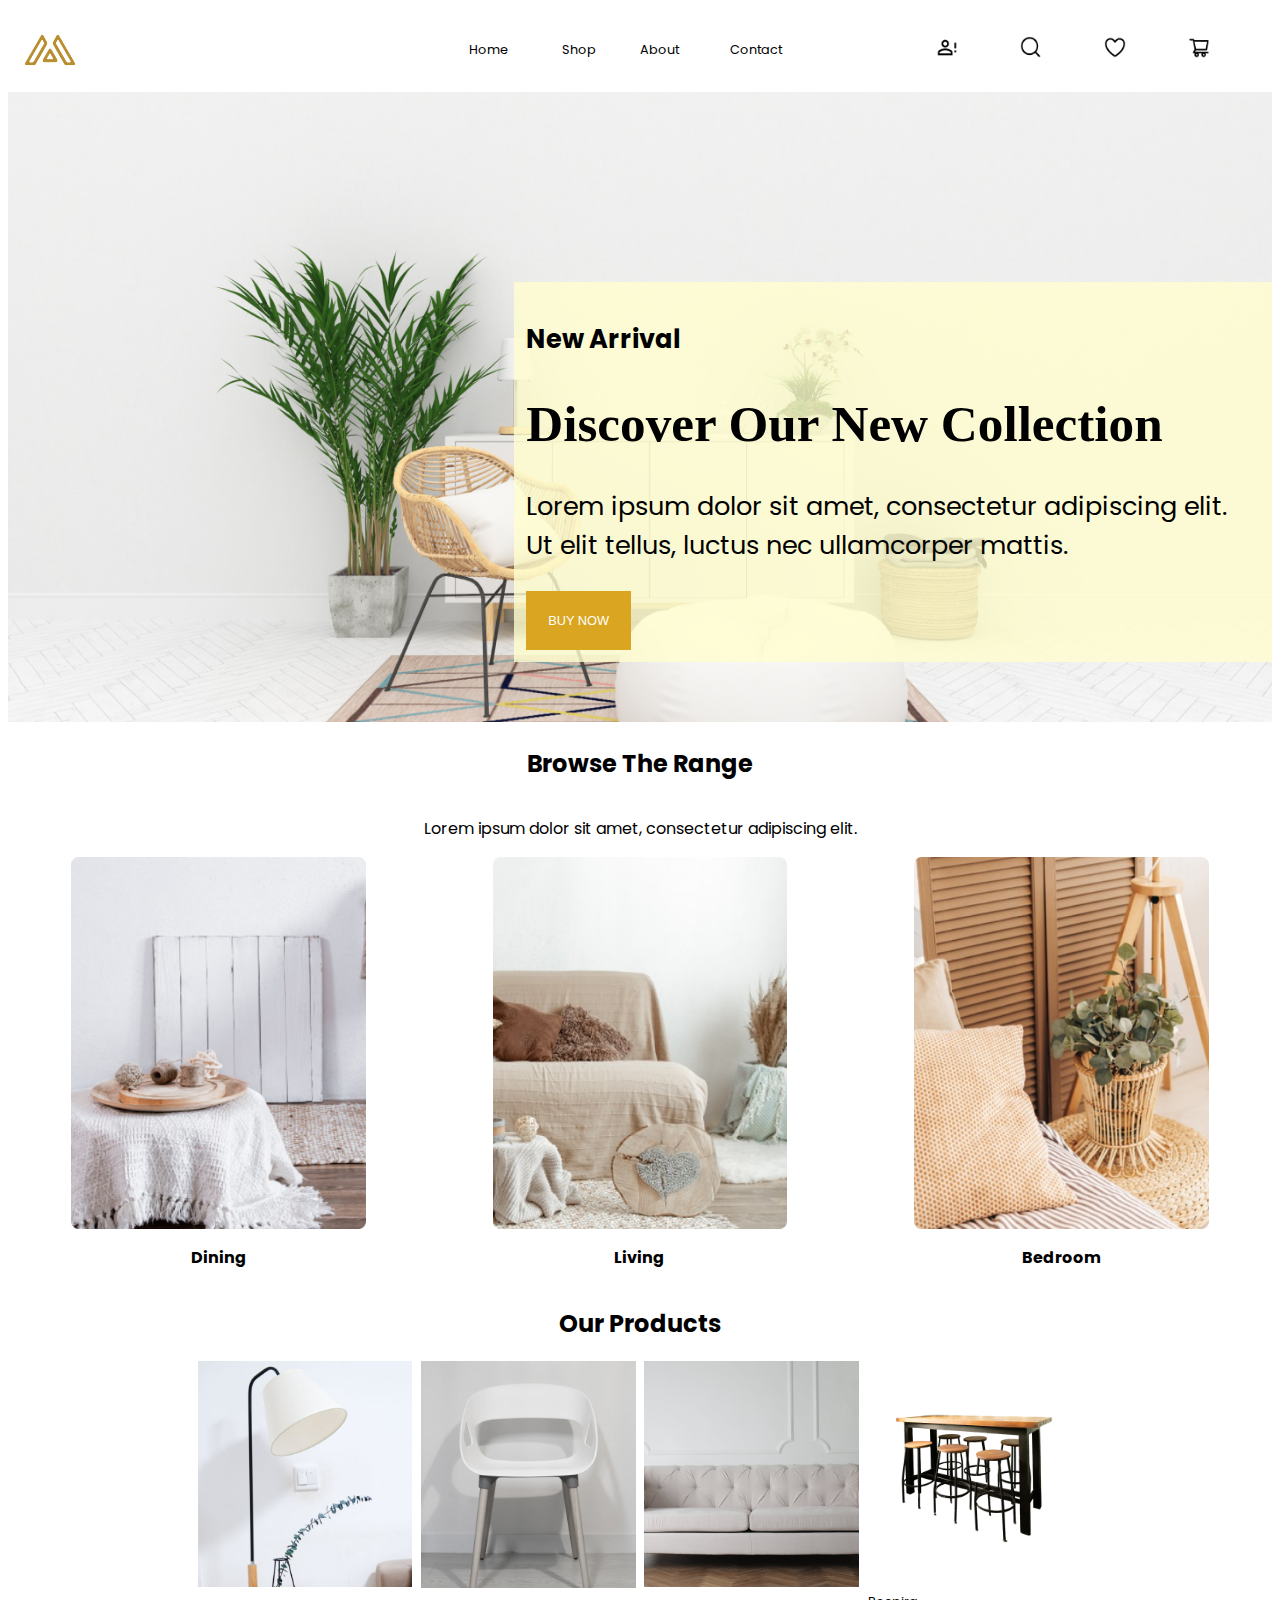
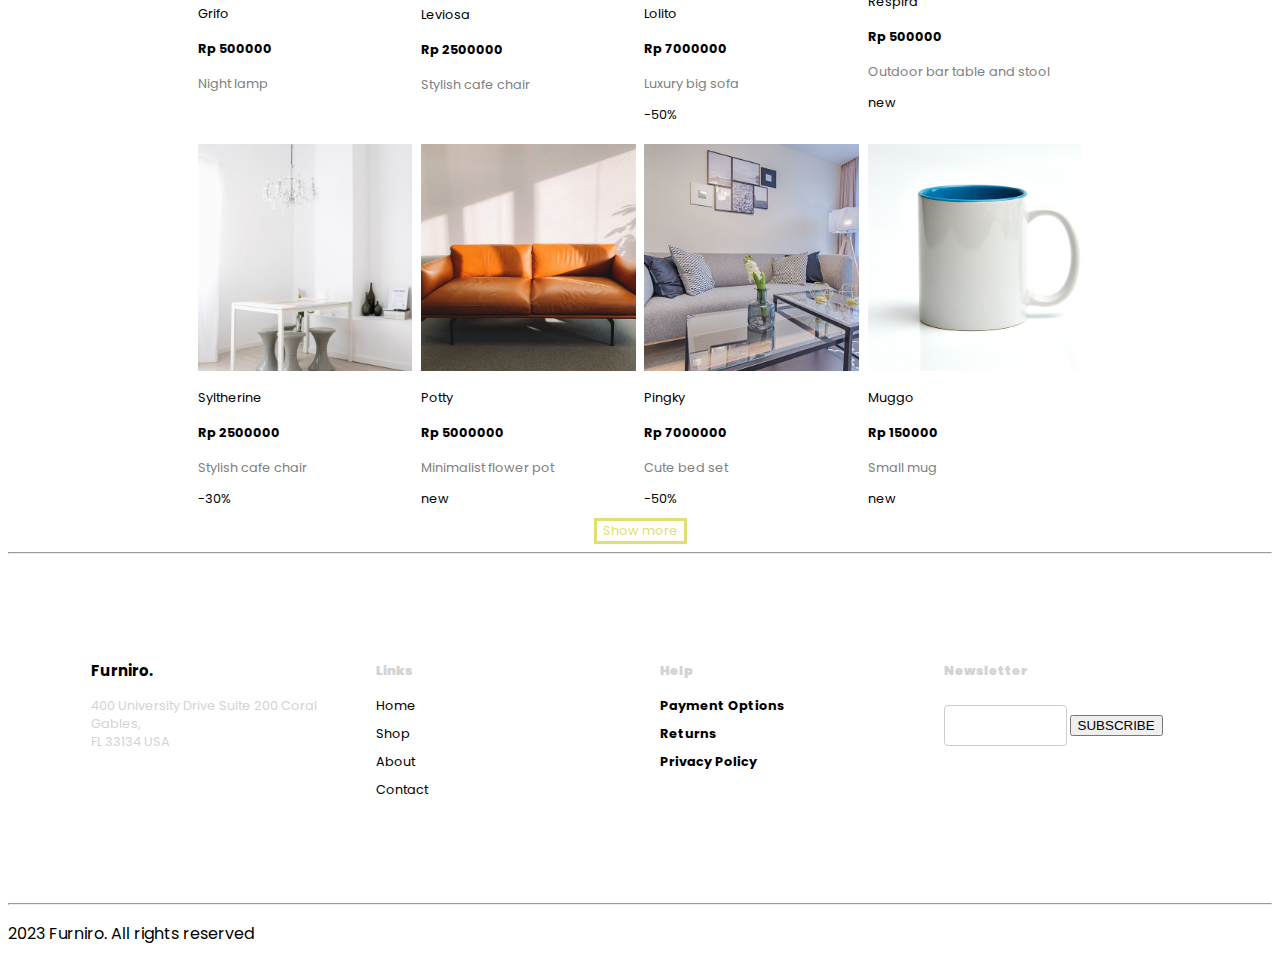
<file: index.html>
<!DOCTYPE html>
<html lang="en">
<head>
    <meta charset="UTF-8">
    <meta name="viewport" content="width=device-width, initial-scale=1.0">
    <title>Furniro</title>
    <link rel="stylesheet" href="https://fonts.googleapis.com/css2?family=Material+Symbols+Outlined:opsz,wght,FILL,GRAD@20..48,100..700,0..1,-50..200" />
    <link rel="stylesheet" href="web.css">
    <link rel="stylesheet" href="https://fonts.googleapis.com/css2?family=Poppins:wght@400;500;600;700&display=swap">
    <link rel="stylesheet" href="https://fonts.googleapis.com/css2?family=Montserrat:wght@700&display=swap">
</head>
<header class="main_header">
    <img class="main_header" src="src/logo.png" alt="Logo Furniro" width="20%" height="auto">
    <ul>
        <li class="main_header"><a href="index.html">Home</a></li>
        <li class="main_header"><a href="web1.html">Shop</a></li>
        <li class="main_header"><a href="web4.html">About</a></li>
        <li class="main_header"><a href="web3.html">Contact</a></li>
    </ul>
    <ul>
        <li class="main_header"><a href=""><img width="80%" height="auto" src="src/personalert.png" alt="Person alert"></a></li>
        <li class="main_header"><a href=""><img width="80%" height="auto" src="src/Search.png" alt="Search"></a></li>
        <li class="main_header"><a href=""><img width="80%" height="auto" src="src/heart.png" alt="Favorite"></a></li>
        <li class="main_header"><a href="web2.html"><img width="80%" height="auto" src="src/shoppingcart.png" alt="Shopping cart"></a></li>
    </ul>
</header>
<nav>
    <div id="newarrivalpar"><img src="src/woodenchairbackground.png" alt="woodenchairbackground">
    <div id="new_arrival">
    <p><b>New Arrival</b></p>
    <h1>Discover Our New Collection</h1>
    <p>Lorem ipsum dolor sit amet, consectetur adipiscing elit. Ut elit tellus, luctus nec ullamcorper mattis.</p>
    <a href="thuchanh.html"><button id="buybutton">BUY NOW</button></a>
    </div>
    </div>
</nav>
<main>
    <article id="article1">
        <h2 class="small_article1">Browse The Range</h2>
        <p class="small_article1" >Lorem ipsum dolor sit amet, consectetur adipiscing elit.</p>
        <div id="idkarticle">
            <div class="small_article">
            <img src="src/dining.png" alt="Dining">
            <p><b>Dining</b></p></div>
            <div class="small_article">
            <img src="src/living.png" alt="Living">
            <p><b>Living</b></p></div>
            <div class="small_article">
            <img src="src/bedroom.png" alt="bedroom">
            <p><b>Bedroom</b></p>
            </div>
        </div>
    </article>
    <h2 style="text-align: center;">Our Products</h2>
    <div id="web1contain">
    <div id="products" class="product-container clearfix"></div>
    <div id="showmorebuttoncontain">
    <a><button id="showmorebutton" >Show more</button></a></div>
    </div>
    <script src="api.js"></script>
</main>
<hr>
<footer>
    
    <div class="footer"><h3>Furniro.</h3>
    <p style="color: lightgray;">
        400 University Drive Suite 200 Coral Gables, <br>FL 33134 USA
    </p></div>

    <div class="footer"><h4 style="color: lightgray;"><b>Links</b></h4>
    <ul>
        <li class="main_header"><a href="index.html">Home</a></li>
        <li class="main_header"><a href="web1.html">Shop</a></li>
        <li class="main_header"><a href="web4.html">About</a></li>
        <li class="main_header"><a href="web3.html">Contact</a></li>
    </ul>
    </div>
    <div class="footer"><h4 style="color: lightgray;"><b>Help</b></h4>
    <ul>
        <li><b>Payment Options</b></li>
        <li><b>Returns</b></li>
        <li><b>Privacy Policy</b></li>
    </ul></div>
    <div class="footer">
    <h4 style="color: lightgray;"><b>Newsletter</b></h4>
    <form> <input type="text">
    <button>SUBSCRIBE</button></form></div>
</footer>
    <hr>
    <p>2023 Furniro. All rights reserved</p>
</footer>
</html>
</file>
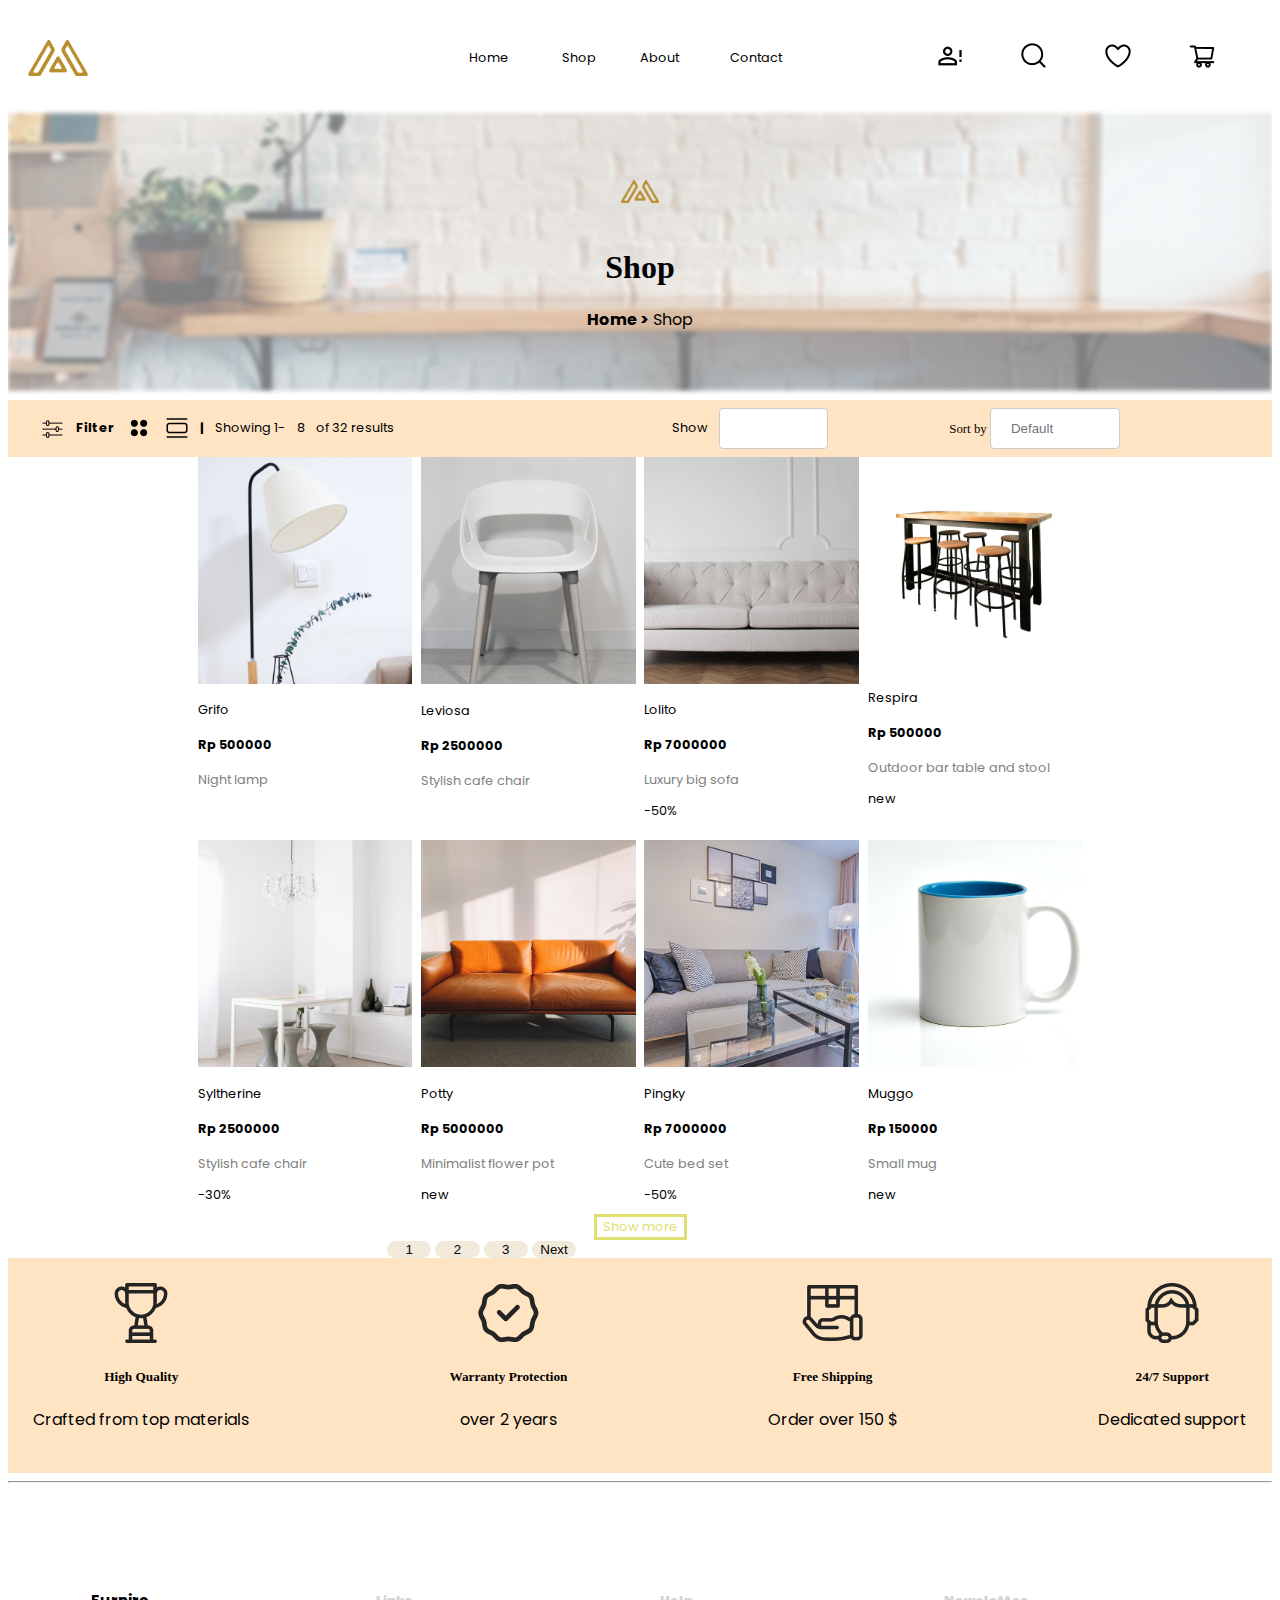
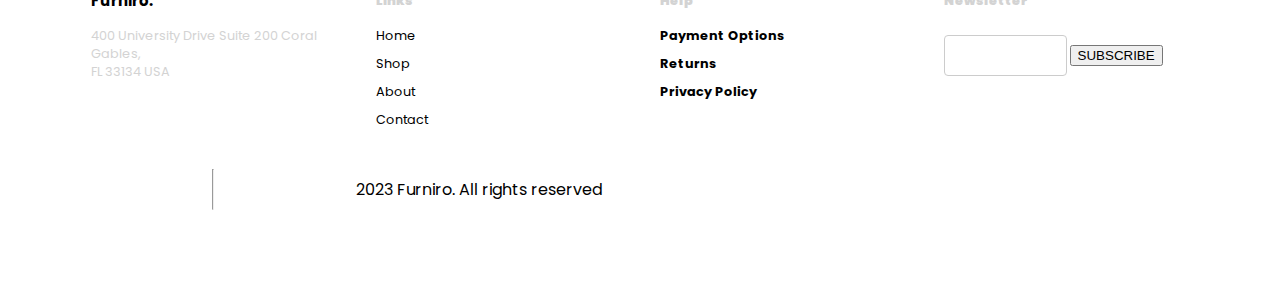
<file: web1.html>
<!DOCTYPE html>
<html lang="en">
<head>
    <meta charset="UTF-8">
    <meta name="viewport" content="width=device-width, initial-scale=1.0">
    <title>Furniro</title>
    <link rel="stylesheet" href="https://fonts.googleapis.com/css2?family=Material+Symbols+Outlined:opsz,wght,FILL,GRAD@20..48,100..700,0..1,-50..200" />
    <link rel="stylesheet" href="https://fonts.googleapis.com/css2?family=Poppins:wght@400;500;600;700&display=swap">
    <link rel="stylesheet" href="https://fonts.googleapis.com/css2?family=Montserrat:wght@700&display=swap">
    <link rel="stylesheet" href="web.css">
</head>
<header class="main_header">
    <img class="main_header" src="src/logo.png" alt="Logo Furniro" width="100" height="100">
    <ul>
        <li class="main_header"><a href="index.html">Home</a></li>
        <li class="main_header"><a href="web1.html">Shop</a></li>
        <li class="main_header"><a href="web4.html">About</a></li>
        <li class="main_header"><a href="web3.html">Contact</a></li>
    </ul>
    <ul>
        <li class="main_header"><a href=""><img src="src/personalert.png" alt="Person alert"></a></li>
        <li class="main_header"><a href=""><img src="src/Search.png" alt="Search"></a></li>
        <li class="main_header"><a href=""><img src="src/heart.png" alt="Favorite"></a></li>
        <li class="main_header"><a href="web2.html"><img src="src/shoppingcart.png" alt="Shopping cart"></a></li>
    </ul>
</header>
<nav id="susnav">
    <img id="navimg" src="src/backgroundheader.png" alt="shop">
    <div id="idknav">
    <img  id="otherweblogo"src="src/logo.png" alt="">
    <h1 font-size: 1vw;>Shop</h1>
    <p font-size: 1vw;><b >Home ></b> Shop</p></div>
</nav>
<main id="web1main">
    <article id="tieudearticle">
    <div>
    
        <img width="auto" src="src/filter.png" alt="Filter">
        <p style="font-size: 1vw;"><b>Filter</b></p>
        <img src="src/gridbigcircle.png" alt="Grid_big_round">
        <img src="src/viewlist.png" alt="View_list">
        <p style="font-size: 1vw;"><b>|</b></p>
        <p style="font-size: 1vw;">Showing 1-<p id="countprod" style="font-size: 1vw;"></p> <p style="font-size: 1vw;">of 32 results</p></p>
    </div>
    <div style="font-size: 1vw;"><p>Show</p>
        <form action="/action_page.php" class="web1form">
            <input type="text" id="web1input" name="firstname">
        </form>
            <form action="/action_page.php" class="web1form">
                <label for="fname">Sort by</label>
                <input type="text" id="fname" name="firstname" placeholder="Default">
            </form>
    </div>
    </article>
    <div class="product1">
    <div id="products" ></div>
    <div id="showmorebuttoncontain">
    <a><button id="showmorebutton" >Show more</button></a></div>
    </div></div>
    <script src="api.js"></script>
<!-- ///// -->
<article id="chuyentrang">
    <button class="chuyentrangbutton">1</button>
    <button class="chuyentrangbutton">2</button>
    <button class="chuyentrangbutton">3</button>
    <button class="chuyentrangbutton">Next</button>
</article>
    <article id="camket">
        <div id="camket1">
        <img src="src/highquality.png" alt="High_quality_pic">
        <h5>High Quality</h5>
        <p>Crafted from top materials</p>
        </div>
        <div id="camket2">
        <img src="src/warranty.png" alt="warranty_protection_pic">
        <h5>Warranty Protection</h5>
        <p>over 2 years</p>
        </div>
        <div id="camket3">
        <img src="src/shipping.png" alt="free_shipping_pic">
        <h5>Free Shipping</h5>
        <p>Order over 150 $</p>
        </div>
        <div id="camket4">
        <img src="src/support.png" alt="support_pic">
        <h5>24/7 Support</h5>
        <p>Dedicated support</p>
        </div>
    </article>
</main>
<hr>
<footer>
    
    <div class="footer"><h3>Furniro.</h3>
    <p style="color: lightgray;">
        400 University Drive Suite 200 Coral Gables, <br>FL 33134 USA
    </p></div>

    <div class="footer"><h4 style="color: lightgray;"><b>Links</b></h4>
    <ul>
        <li class="main_header"><a href="index.html">Home</a></li>
        <li class="main_header"><a href="web1.html">Shop</a></li>
        <li class="main_header"><a href="web4.html">About</a></li>
        <li class="main_header"><a href="web3.html">Contact</a></li>
    </ul>
    </div>
    <div class="footer"><h4 style="color: lightgray;"><b>Help</b></h4>
    <ul>
        <li><b>Payment Options</b></li>
        <li><b>Returns</b></li>
        <li><b>Privacy Policy</b></li>
    </ul></div>
    <div class="footer">
    <h4 style="color: lightgray;"><b>Newsletter</b></h4>
    <form> <input type="text">
    <button>SUBSCRIBE</button></form></div>

    <hr>
    <p>2023 Furniro. All rights reserved</p>
</footer>
</html>
</file>
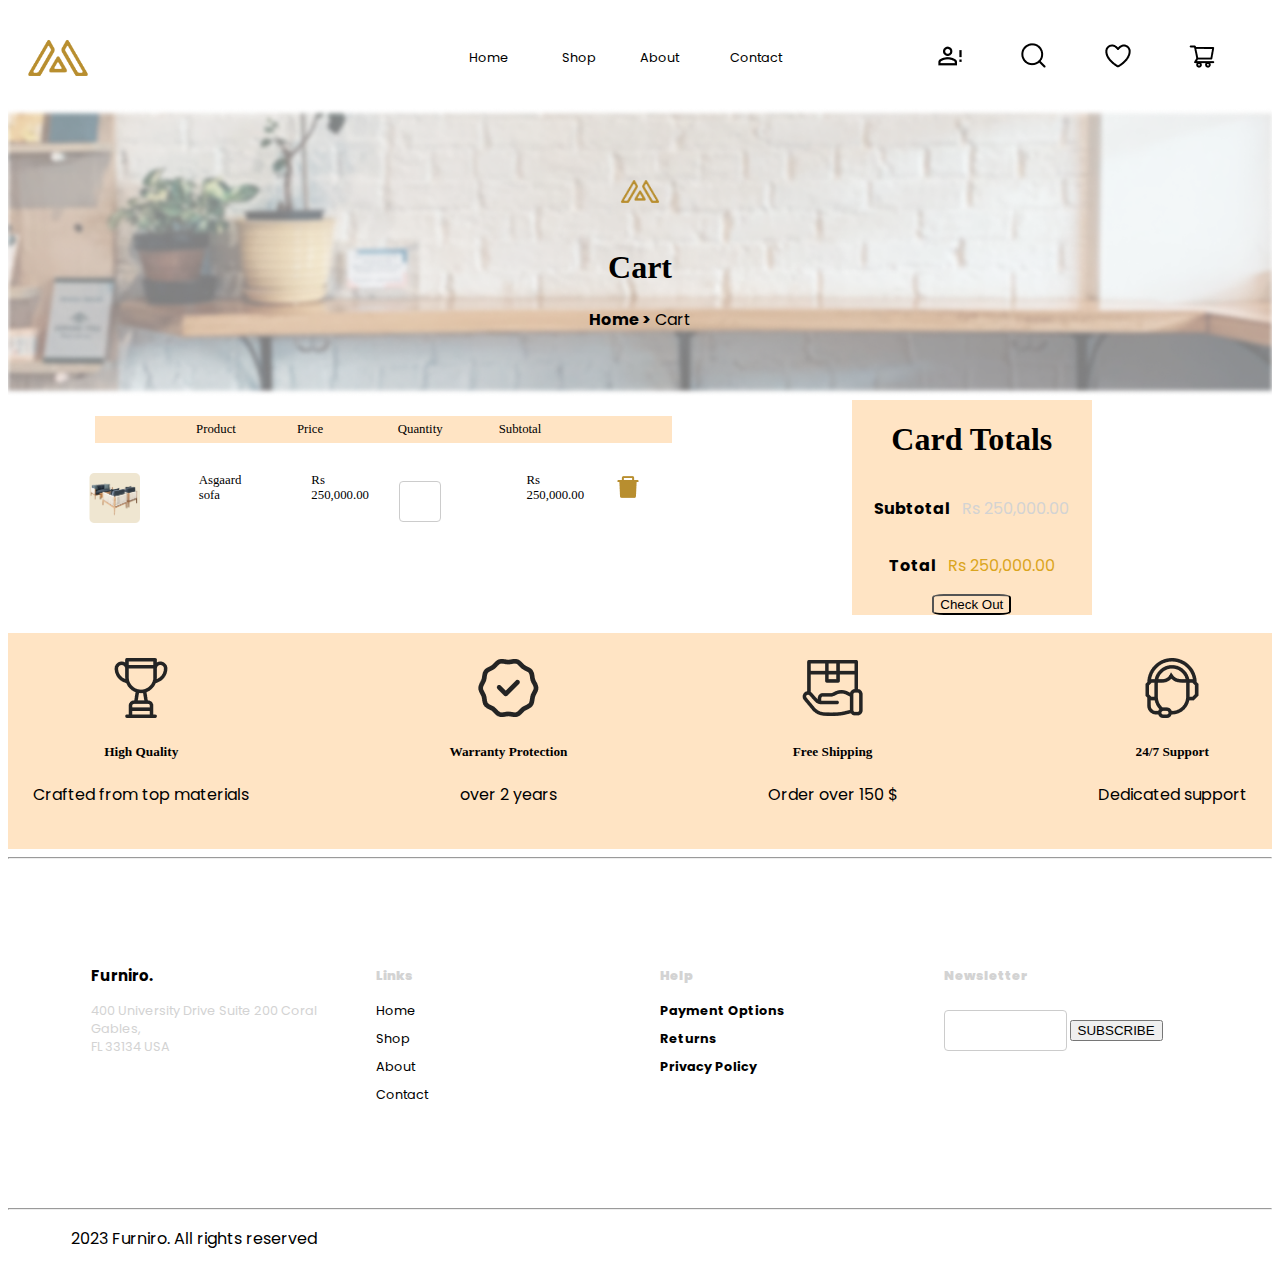
<file: web2.html>
<!DOCTYPE html>
<html lang="en">
<head>
    <meta charset="UTF-8">
    <meta name="viewport" content="width=device-width, initial-scale=1.0">
    <title>Furniro</title>
    <link rel="stylesheet" href="https://fonts.googleapis.com/css2?family=Material+Symbols+Outlined:opsz,wght,FILL,GRAD@20..48,100..700,0..1,-50..200" />
    <link rel="stylesheet" href="https://fonts.googleapis.com/css2?family=Poppins:wght@400;500;600;700&display=swap">
    <link rel="stylesheet" href="https://fonts.googleapis.com/css2?family=Montserrat:wght@700&display=swap">
    <link rel="stylesheet" href="web.css">
</head>
<header class="main_header">
    <img class="main_header" src="src/logo.png" alt="Logo Furniro" width="100" height="100">
    <ul>
        <li class="main_header"><a href="index.html">Home</a></li>
        <li class="main_header"><a href="web1.html">Shop</a></li>
        <li class="main_header"><a href="web4.html">About</a></li>
        <li class="main_header"><a href="web3.html">Contact</a></li>
    </ul>
    <ul>
        <li class="main_header"><a href=""><img src="src/personalert.png" alt="Person alert"></a></li>
        <li class="main_header"><a href=""><img src="src/Search.png" alt="Search"></a></li>
        <li class="main_header"><a href=""><img src="src/heart.png" alt="Favorite"></a></li>
        <li class="main_header"><a href="web2.html"><img src="src/shoppingcart.png" alt="Shopping cart"></a></li>
    </ul>
</header>
<nav id="susnav">
    <img id="navimg" src="src/backgroundheader.png" alt="shop">
    <div id="idknav">
    <img  id="otherweblogo"src="src/logo.png" alt="">
    <h1 font-size: 1vw;>Cart</h1>
    <p font-size: 1vw;><b >Home ></b> Cart</p></div>
</nav>
<main id="web2main">
    <article id="sanpham">
        <dl id="web2dl">
            <div id="div1">
            <p></p>
            <dt class="menu" id="menu1">Product</dt>
            <dt class="menu" id="menu2">Price</dt>
            <dt class="menu" id="menu=3">Quantity</dt>
            <dt class="menu" id="menu4">Subtotal</dt>
            </div>
            <div id="div2">
            <img id="web2dlimg" src="src/sofa.png" alt="sofa">
            <dd class="infoweb2">Asgaard sofa</dd>
            <dd class="infoweb2">Rs 250,000.00</dd>
            <form action="/action_page.php" class="web2form">
                <input type="text" id="inputweb2" name="firstname" placeholder="1"></form>
            <dd class="infoweb2">Rs 250,000.00</dd>
            <img class="infoweb2" src="src/trashcan.png" alt="trashcan"></div>
        </dl>
   </article>

    <article id="total">
        <h1>Card Totals</h1>
        <div>
        <p><b>Subtotal</b></p>
        <p style="color: lightgray;">Rs 250,000.00</p></div>
        <div>
        <p><b>Total</b></p>
        <p style="color: goldenrod">Rs 250,000.00</p></div>
        <button id="totalbutton">Check Out</button>
    </article></main>
    <br>
    <article id="camket">
        <div id="camket1">
        <img src="src/highquality.png" alt="High_quality_pic">
        <h5>High Quality</h5>
        <p>Crafted from top materials</p>
        </div>
        <div id="camket2">
        <img src="src/warranty.png" alt="warranty_protection_pic">
        <h5>Warranty Protection</h5>
        <p>over 2 years</p>
        </div>
        <div id="camket3">
        <img src="src/shipping.png" alt="free_shipping_pic">
        <h5>Free Shipping</h5>
        <p>Order over 150 $</p>
        </div>
        <div id="camket4">
        <img src="src/support.png" alt="support_pic">
        <h5>24/7 Support</h5>
        <p>Dedicated support</p>
        </div>
    </article>


<hr>
<footer>
    
    <div class="footer"><h3>Furniro.</h3>
    <p style="color: lightgray;">
        400 University Drive Suite 200 Coral Gables, <br>FL 33134 USA
    </p></div>

    <div class="footer"><h4 style="color: lightgray;"><b>Links</b></h4>
    <ul>
        <li class="main_header"><a href="index.html">Home</a></li>
        <li class="main_header"><a href="web1.html">Shop</a></li>
        <li class="main_header"><a href="web4.html">About</a></li>
        <li class="main_header"><a href="web3.html">Contact</a></li>
    </ul>
    </div>
    <div class="footer"><h4 style="color: lightgray;"><b>Help</b></h4>
    <ul>
        <li><b>Payment Options</b></li>
        <li><b>Returns</b></li>
        <li><b>Privacy Policy</b></li>
    </ul></div>
    <div class="footer">
    <h4 style="color: lightgray;"><b>Newsletter</b></h4>
    <form> <input type="text">
    <button>SUBSCRIBE</button></form></div>
</footer>
    <hr>
    <p id="lastfoot">2023 Furniro. All rights reserved</p>
</footer>
</html>
</file>
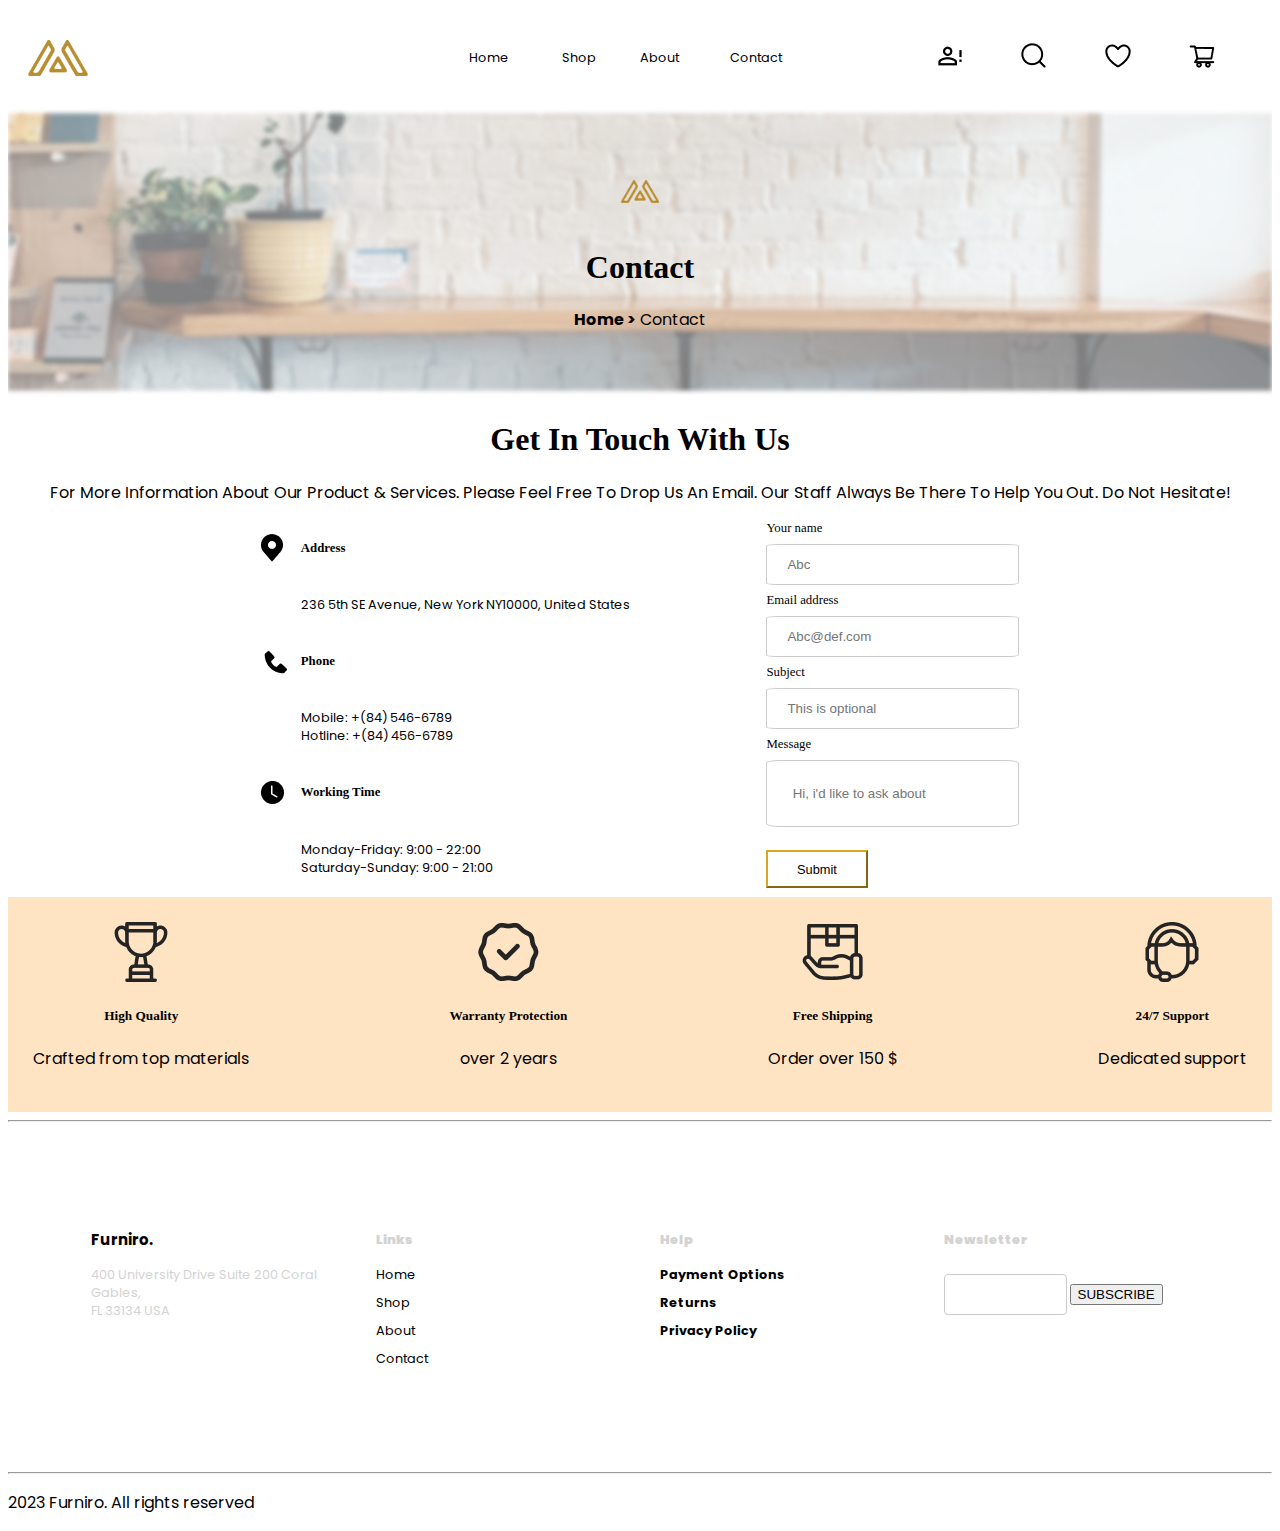
<file: web3.html>
<!DOCTYPE html>
<html lang="en">
<head>
    <meta charset="UTF-8">
    <meta name="viewport" content="width=device-width, initial-scale=1.0">
    <title>Furniro</title>
    <link rel="stylesheet" href="https://fonts.googleapis.com/css2?family=Material+Symbols+Outlined:opsz,wght,FILL,GRAD@20..48,100..700,0..1,-50..200" />
    <link rel="stylesheet" href="https://fonts.googleapis.com/css2?family=Poppins:wght@400;500;600;700&display=swap">
    <link rel="stylesheet" href="https://fonts.googleapis.com/css2?family=Montserrat:wght@700&display=swap">
    <link rel="stylesheet" href="web.css">
</head>
<header class="main_header">
    <img class="main_header" src="src/logo.png" alt="Logo Furniro" width="100" height="100">
    <ul>
        <li class="main_header"><a href="index.html">Home</a></li>
        <li class="main_header"><a href="web1.html">Shop</a></li>
        <li class="main_header"><a href="web4.html">About</a></li>
        <li class="main_header"><a href="web3.html">Contact</a></li>
    </ul>
    <ul>
        <li class="main_header"><a href=""><img src="src/personalert.png" alt="Person alert"></a></li>
        <li class="main_header"><a href=""><img src="src/Search.png" alt="Search"></a></li>
        <li class="main_header"><a href=""><img src="src/heart.png" alt="Favorite"></a></li>
        <li class="main_header"><a href="web2.html"><img src="src/shoppingcart.png" alt="Shopping cart"></a></li>
    </ul>
</header>
<nav id="susnav">
    <img id="navimg" src="src/backgroundheader.png" alt="shop">
    <div id="idknav">
    <img  id="otherweblogo"src="src/logo.png" alt="">
    <h1 font-size: 1vw;>Contact</h1>
    <p font-size: 1vw;><b >Home ></b> Contact</p></div>
</nav>
<div id="navweb3">
<h1>Get In Touch With Us</h1>
    <p>For More Information About Our Product & Services. Please Feel Free To Drop Us An Email. Our Staff Always Be There To Help You Out. Do Not Hesitate!</p>
</div><main id="web3main">
    <div id="main1web3">
        <img src="src/address.png" alt="address">
        <h3>Address</h3>
        <p>236 5th SE Avenue, New York NY10000, United States</p>

    <img src="src/phone.png" alt="phone">
    <h3>Phone</h3>
    <p>Mobile: +(84) 546-6789 <br>
        Hotline: +(84) 456-6789</p>

    <img src="src/time.png" alt="work">
    <h3>Working Time</h3>
    <p>Monday-Friday: 9:00 - 22:00 <br>
        Saturday-Sunday: 9:00 - 21:00</p>
    </div>
    <div id="main2web3">
        <form action="/action_page.php" class="web3form">
        <label for="fname">Your name</label>
        <input type="text" id="fname" name="firstname" placeholder="Abc">
        </form>

        <form action="/action_page.php" class="web3form">
        <label for="fname">Email address</label>
        <input type="text" id="fname" name="firstname" placeholder="Abc@def.com">
        </form>

        <form action="/action_page.php" class="web3form">
        <label for="fname">Subject</label>
        <input type="text" id="fname" name="firstname" placeholder="This is optional">
        </form>

        <form action="/action_page.php" class="web3form">
        <label for="fname">Message</label>
        <input id="buttonineed" type="text" id="fname" name="firstname" placeholder="Hi, i'd like to ask about">
        </form>
        <br>
        <button style="font-size: 1vw;">Submit</button>
    </div></main>
    <article id="camket">
        <div id="camket1">
        <img src="src/highquality.png" alt="High_quality_pic">
        <h5>High Quality</h5>
        <p>Crafted from top materials</p>
        </div>
        <div id="camket2">
        <img src="src/warranty.png" alt="warranty_protection_pic">
        <h5>Warranty Protection</h5>
        <p>over 2 years</p>
        </div>
        <div id="camket3">
        <img src="src/shipping.png" alt="free_shipping_pic">
        <h5>Free Shipping</h5>
        <p>Order over 150 $</p>
        </div>
        <div id="camket4">
        <img src="src/support.png" alt="support_pic">
        <h5>24/7 Support</h5>
        <p>Dedicated support</p>
        </div>
    </article>

<hr>
<footer>
    
    <div class="footer"><h3>Furniro.</h3>
    <p style="color: lightgray;">
        400 University Drive Suite 200 Coral Gables, <br>FL 33134 USA
    </p></div>

    <div class="footer"><h4 style="color: lightgray;"><b>Links</b></h4>
    <ul>
        <li class="main_header"><a href="index.html">Home</a></li>
        <li class="main_header"><a href="web1.html">Shop</a></li>
        <li class="main_header"><a href="web4.html">About</a></li>
        <li class="main_header"><a href="web3.html">Contact</a></li>
    </ul>
    </div>
    <div class="footer"><h4 style="color: lightgray;"><b>Help</b></h4>
    <ul>
        <li><b>Payment Options</b></li>
        <li><b>Returns</b></li>
        <li><b>Privacy Policy</b></li>
    </ul></div>
    <div class="footer">
    <h4 style="color: lightgray;"><b>Newsletter</b></h4>
    <form> <input type="text">
    <button>SUBSCRIBE</button></form></div>
</footer>
    <hr>
    <p>2023 Furniro. All rights reserved</p>
</footer>
</html>
</file>
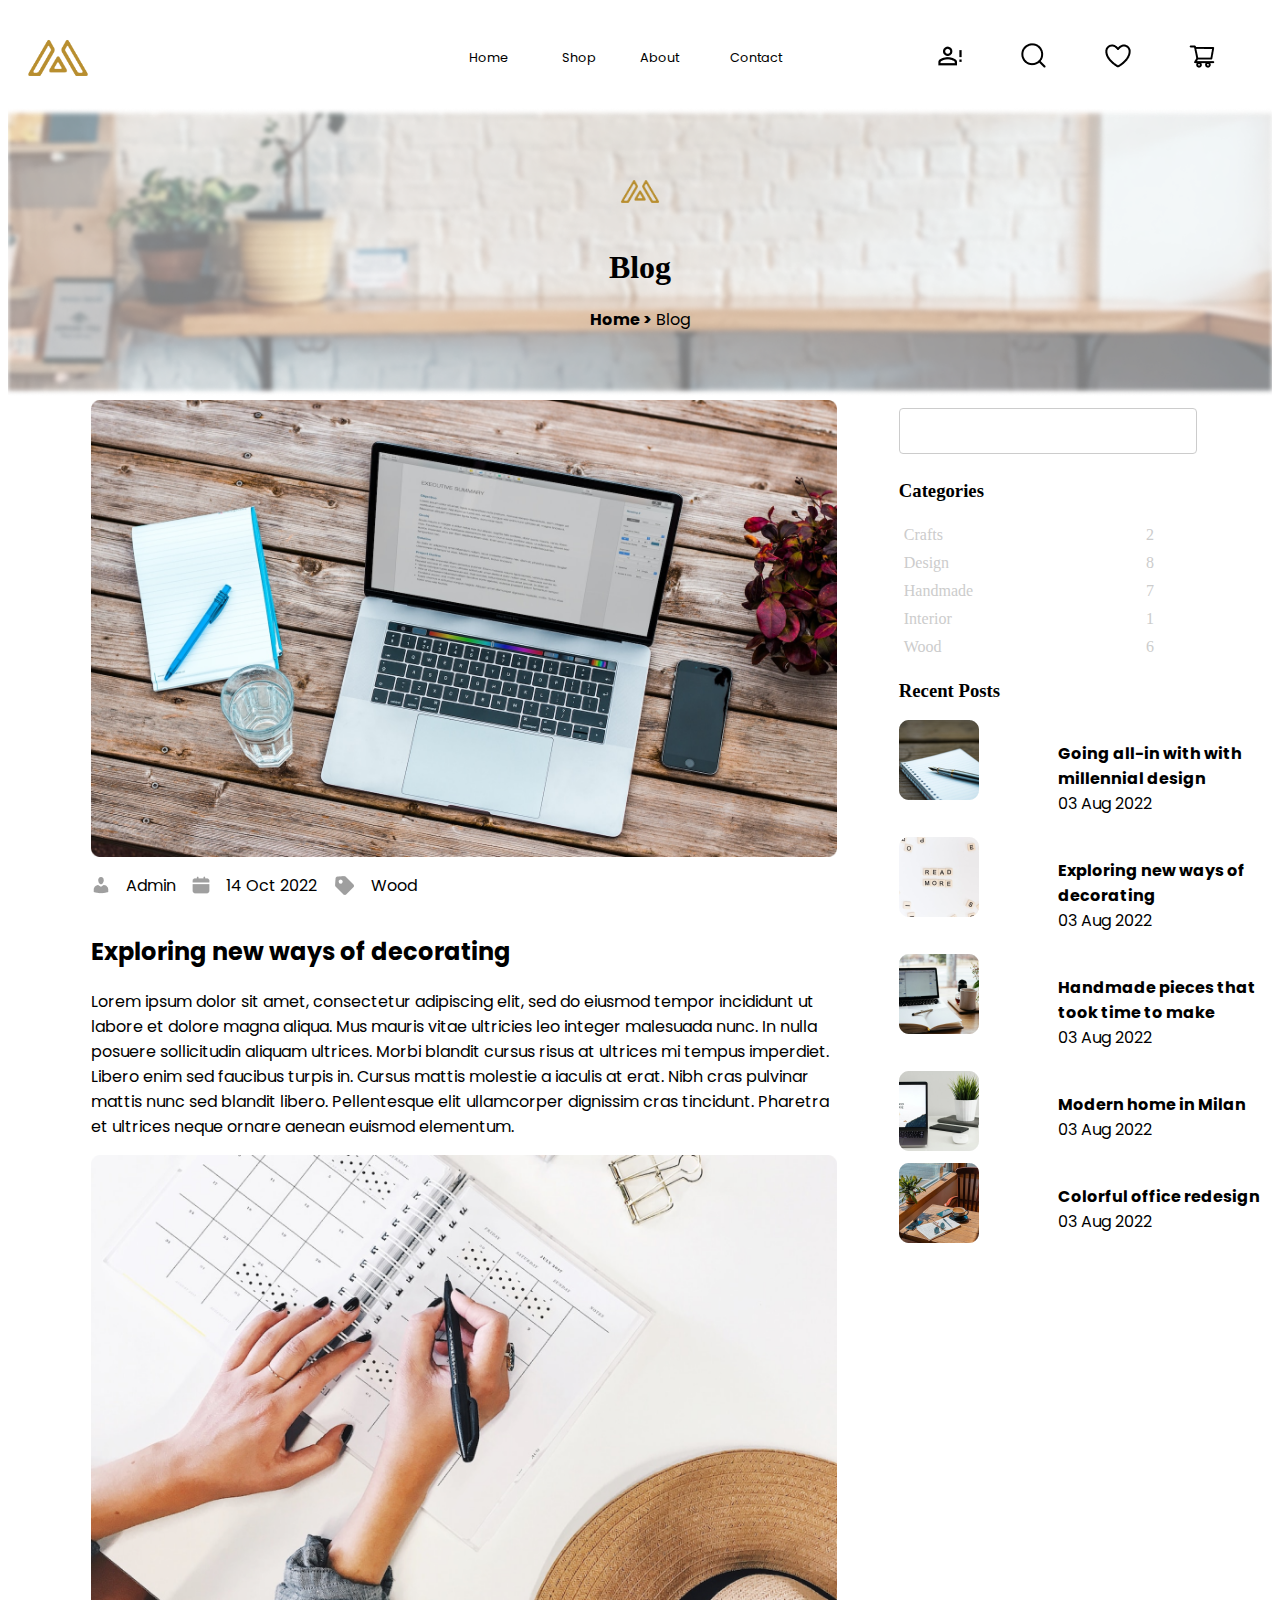
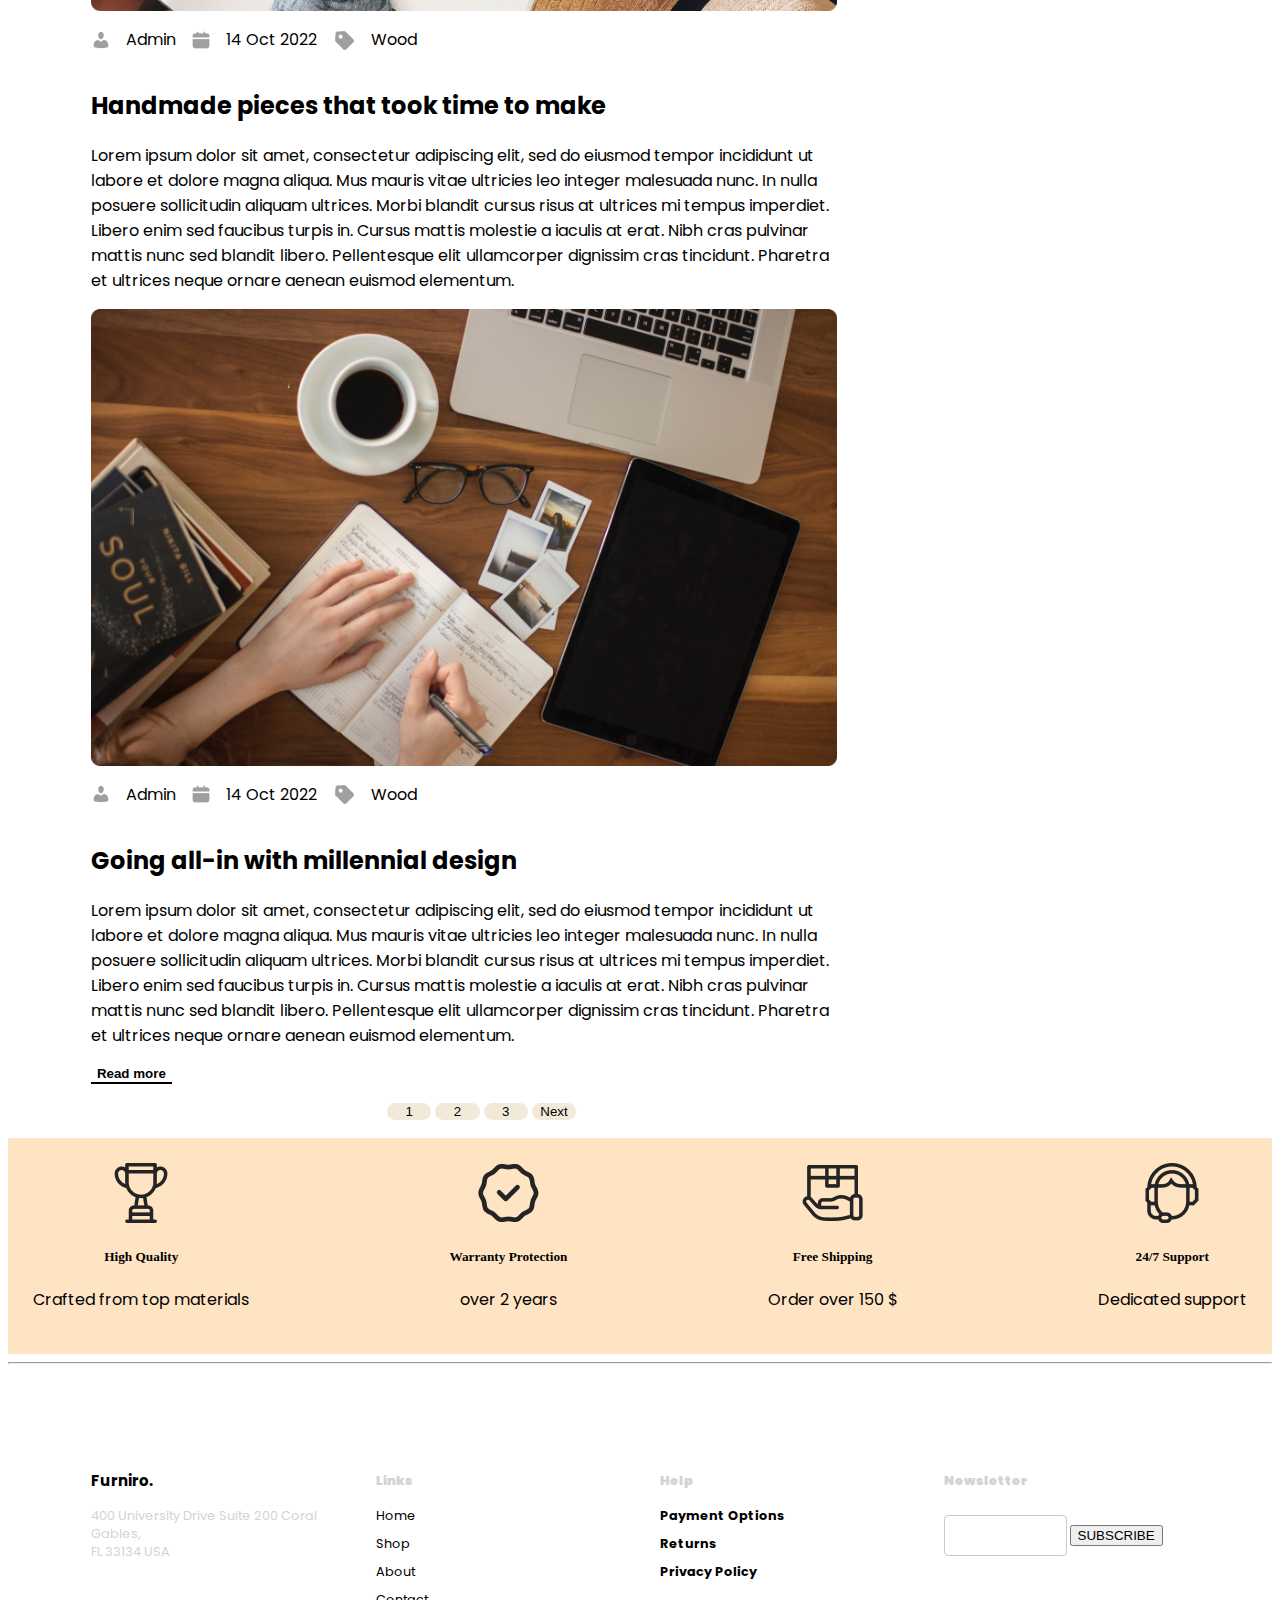
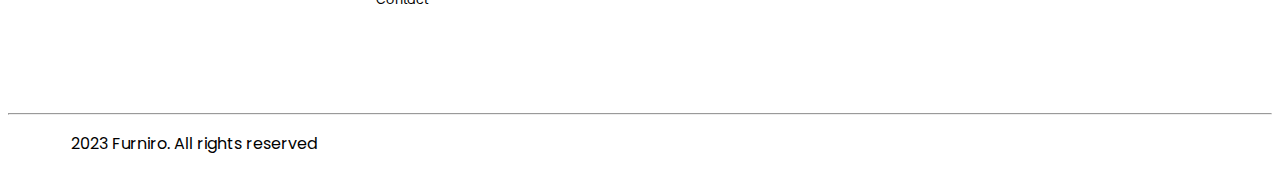
<file: web4.html>
<!DOCTYPE html>
<html lang="en">
<head>
    <meta charset="UTF-8">
    <meta name="viewport" content="width=device-width, initial-scale=1.0">
    <title>Furniro</title>
    <link rel="stylesheet" href="https://fonts.googleapis.com/css2?family=Material+Symbols+Outlined:opsz,wght,FILL,GRAD@20..48,100..700,0..1,-50..200" />
    <link rel="stylesheet" href="https://fonts.googleapis.com/css2?family=Poppins:wght@400;500;600;700&display=swap">
    <link rel="stylesheet" href="https://fonts.googleapis.com/css2?family=Montserrat:wght@700&display=swap">
    <link rel="stylesheet" href="web.css">
</head>
<header class="main_header">
    <img class="main_header" src="src/logo.png" alt="Logo Furniro" width="100" height="100">
    <ul>
        <li class="main_header"><a href="index.html">Home</a></li>
        <li class="main_header"><a href="web1.html">Shop</a></li>
        <li class="main_header"><a href="web4.html">About</a></li>
        <li class="main_header"><a href="web3.html">Contact</a></li>
    </ul>
    <ul>
        <li class="main_header"><a href=""><img src="src/personalert.png" alt="Person alert"></a></li>
        <li class="main_header"><a href=""><img src="src/Search.png" alt="Search"></a></li>
        <li class="main_header"><a href=""><img src="src/heart.png" alt="Favorite"></a></li>
        <li class="main_header"><a href="web2.html"><img src="src/shoppingcart.png" alt="Shopping cart"></a></li>
    </ul>
</header>
<nav id="susnav">
    <img id="navimg" src="src/backgroundheader.png" alt="shop">
    <div id="idknav">
    <img  id="otherweblogo"src="src/logo.png" alt="">
    <h1 font-size: 1vw;>Blog</h1>
    <p font-size: 1vw;><b >Home ></b> Blog</p></div>
</nav>

<main>
    <div class="blog-container">
    <article id="blog1">
    <img class="blogimg" src="src/laptop.png" alt="Laptop_pic">
    <div id="desc_img">
        <img src="src/admin.png" alt="Admin">
        <p>Admin</p>
        <img src="src/date.png" alt="Date">
        <p>14 Oct 2022</p>
        <img src="src/material.png" alt="Material">
        <p>Wood</p>
    </div>
    <h2>Exploring new ways of decorating</h2>
    <p>Lorem ipsum dolor sit amet, consectetur adipiscing elit, sed do eiusmod tempor incididunt ut labore et dolore magna aliqua. Mus mauris vitae ultricies leo integer malesuada nunc. In nulla posuere sollicitudin aliquam ultrices. Morbi blandit cursus risus at ultrices mi tempus imperdiet. Libero enim sed faucibus turpis in. Cursus mattis molestie a iaculis at erat. Nibh cras pulvinar mattis nunc sed blandit libero. Pellentesque elit ullamcorper dignissim cras tincidunt. Pharetra et ultrices neque ornare aenean euismod elementum.</p>
    <img class="blogimg" src="src/decorating.png" alt="Laptop_pic">
    <div id="desc_img">
        <img src="src/admin.png" alt="Admin">
        <p>Admin</p>
        <img src="src/date.png" alt="Date">
        <p>14 Oct 2022</p>
        <img src="src/material.png" alt="Material">
        <p>Wood</p>
    </div>
    <h2>Handmade pieces that took time to make </h2>
    <p>Lorem ipsum dolor sit amet, consectetur adipiscing elit, sed do eiusmod tempor incididunt ut labore et dolore magna aliqua. Mus mauris vitae ultricies leo integer malesuada nunc. In nulla posuere sollicitudin aliquam ultrices. Morbi blandit cursus risus at ultrices mi tempus imperdiet. Libero enim sed faucibus turpis in. Cursus mattis molestie a iaculis at erat. Nibh cras pulvinar mattis nunc sed blandit libero. Pellentesque elit ullamcorper dignissim cras tincidunt. Pharetra et ultrices neque ornare aenean euismod elementum.</p>
    <img class="blogimg" src="src/coffee.png" alt="Laptop_pic">
    <div id="desc_img">
        <img src="src/admin.png" alt="Admin">
        <p>Admin</p>
        <img src="src/date.png" alt="Date">
        <p>14 Oct 2022</p>
        <img src="src/material.png" alt="Material">
        <p>Wood</p>
    </div>
    <h2>Going all-in with millennial design</h2>
    <p>Lorem ipsum dolor sit amet, consectetur adipiscing elit, sed do eiusmod tempor incididunt ut labore et dolore magna aliqua. Mus mauris vitae ultricies leo integer malesuada nunc. In nulla posuere sollicitudin aliquam ultrices. Morbi blandit cursus risus at ultrices mi tempus imperdiet. Libero enim sed faucibus turpis in. Cursus mattis molestie a iaculis at erat. Nibh cras pulvinar mattis nunc sed blandit libero. Pellentesque elit ullamcorper dignissim cras tincidunt. Pharetra et ultrices neque ornare aenean euismod elementum.</p>
    <button id="readmorebutton"><b>Read more</b></button>
    </article>
    <article id="blog2nd">
    <input type="text">
    <h3>Categories</h3>
    <dl id = "categories">
        <dt>Crafts</dt>
        <dd>2</dd>
        <dt>Design</dt>
        <dd>8</dd>
        <dt>Handmade</dt>
        <dd>7</dd>
        <dt>Interior</dt>
        <dd>1</dd>
        <dt>Wood</dt>
        <dd>6</dd>
        </dl>
        <h3>Recent Posts</h3>
        <div class="recpo">
            <img src="src/stone.png" alt="penandpaper">
            <p><b>Going all-in with  with millennial design</b> <br>03 Aug 2022</p>
            <img src="src/ew.png" alt="penandpaper">
            <p><b>Exploring new ways of decorating</b> <br>03 Aug 2022</p>
            <img src="src/chill.png" alt="penandpaper">
            <p><b>Handmade pieces that took time to make</b> <br>03 Aug 2022</p>
            <img src="src/trela.png" alt="penandpaper">
            <p><b>Modern home in Milan</b> <br>03 Aug 2022</p>
            <img src="src/wood.png" alt="penandpaper">
            <p><b>Colorful office redesign</b> <br>03 Aug 2022</p>
        
        </div>
    
    </article></div>
    <br>
    <article id="chuyentrang">
        <button class="chuyentrangbutton">1</button>
        <button class="chuyentrangbutton">2</button>
        <button class="chuyentrangbutton">3</button>
        <button class="chuyentrangbutton">Next</button>
    </article>
<br>
    <article id="camket">
        <div id="camket1">
        <img src="src/highquality.png" alt="High_quality_pic">
        <h5>High Quality</h5>
        <p>Crafted from top materials</p>
        </div>
        <div id="camket2">
        <img src="src/warranty.png" alt="warranty_protection_pic">
        <h5>Warranty Protection</h5>
        <p>over 2 years</p>
        </div>
        <div id="camket3">
        <img src="src/shipping.png" alt="free_shipping_pic">
        <h5>Free Shipping</h5>
        <p>Order over 150 $</p>
        </div>
        <div id="camket4">
        <img src="src/support.png" alt="support_pic">
        <h5>24/7 Support</h5>
        <p>Dedicated support</p>
        </div>
    </article>
</main>

<hr>
<footer>
    
    <div class="footer"><h3>Furniro.</h3>
    <p style="color: lightgray;">
        400 University Drive Suite 200 Coral Gables, <br>FL 33134 USA
    </p></div>

    <div class="footer"><h4 style="color: lightgray;"><b>Links</b></h4>
    <ul>
        <li class="main_header"><a href="index.html">Home</a></li>
        <li class="main_header"><a href="web1.html">Shop</a></li>
        <li class="main_header"><a href="web4.html">About</a></li>
        <li class="main_header"><a href="web3.html">Contact</a></li>
    </ul>
    </div>
    <div class="footer"><h4 style="color: lightgray;"><b>Help</b></h4>
    <ul>
        <li><b>Payment Options</b></li>
        <li><b>Returns</b></li>
        <li><b>Privacy Policy</b></li>
    </ul></div>
    <div class="footer">
    <h4 style="color: lightgray;"><b>Newsletter</b></h4>
    <form> <input type="text">
    <button>SUBSCRIBE</button></form></div>
</footer>
    <hr>
    <p id="lastfoot">2023 Furniro. All rights reserved</p>
</footer>
</html>
</file>
<file: web.css>
#heart {
  cursor: pointer;
}

.liked {
  color: red;
}

.disliked {
  color: black;
}
*{
  box-sizing: border-box;
}
/* header */
.main_header {
  display: grid;
  grid-template-rows: 1fr;
  grid-template-columns: repeat(3, 1fr);
  align-items: center;
}

.main_header ul {
  display: flex;
  justify-content: center;
}

.main_header ul:first-child {
  justify-content: flex-start;
}

.main_header ul:last-child {
  justify-content: flex-end;
}
#newarrivalpar{
  position: relative;
}
nav img {
  width: 100%;
  grid-template-columns: 1fr;
  z-index: -1;
}

#new_arrival {
  position: absolute;
  top: 30%;
  left: 40%;
  padding: 1%;
  
  font-size: 2vw;
  background-color: rgba(255, 254, 206, 0.8);
  z-index: 1;
}




#web1back {
  position: relative;
  display: block;
  width: 100%; 
  height: auto; 
}

#web1nav {
  position: absolute;
  top: 50%;
  left: 50%;
  transform: translate(-50%, -50%);
  text-align: center;
  z-index: 1;
}



#article1 {
  display: grid;
  align-items: center;
  grid-template-columns: 1fr;
}
.small_article img{
  width: 70%;
}
.small_article1 {
  text-align: center;
}

#idkarticle {
  display: grid;
  grid-template-columns: repeat(3, 1fr);
}

.small_article {
  display: grid;
  justify-items: center;
}

#products {
  width: 70%;
  display: grid;
  justify-content: space-between;
  grid-template-columns: repeat(4, 1fr);
  margin: 0 auto;
  gap: 1%;
}

.product_storage {
  font-size: 1vw;
  font-family: Poppins;
  text-decoration: none;
  color: black;
  position: relative;
  width: auto;
  clear: both;

}
.product_desc{
  font-size: 1vw;
  font-family: Poppins;
  text-decoration: none;
  color: gray;
}
#showmorebutton{
  font-size: 1vw;
  font-family: Poppins;
  text-decoration: none;
  color: black;
}

/* hover */
.production-image {
  opacity: 1;
  display: grid;
  width: 100%;
  height: auto;
  transition: .5s ease;
  backface-visibility: hidden;
}

.middle {
  transition: .5s ease;
  opacity: 0;
  position: absolute;
  top: 50%;
  left: 50%;
  transform: translate(-50%, -50%);
  -ms-transform: translate(-50%, -50%);
  text-align: center;
}


.hove{
  color: black;
  font-size: 1vw;
  align-items: center;
  display: flex;
  padding-right: 20%;
  gap: 1%;
}
.production-image{
  position: relative;
  display: inline-block;
}

.product_storage:hover .production-image {
  opacity: 0.3;
}

.product_storage:hover .middle {
  opacity: 1;
}
#showmorebuttoncontain {
  display: grid;
  justify-items: center;
  clear: both; 
}
#showmorebutton {
  color:  rgb(224, 224, 114);
  margin-top: 5%;
  z-index: 1;
  cursor: pointer;
  background: none;
  border: solid rgb(224, 224, 114);
}
#products{
    overflow:scroll;
  }
  
  .clearfix::after {
    content: "";
    display: table;
    clear: both;
  }



footer {
  display: grid;
  grid-template-columns: repeat(4, 1fr);

  padding: 5%;

}

.footer{
  font-size: 1vw;
  font-family: Poppins;
  text-decoration: none;
  color: black;
  padding: 20px;
}

.footer ul {
  font-size: 1vw;
  font-family: Poppins;
  text-decoration: none;
  color: black;
  list-style-type: none;
  padding: 0;
}

.footer ul li {
  font-size: 1vw;
  font-family: Poppins;
  text-decoration: none;
  color: black;
  margin-bottom: 10px;
}

.footer form {
  font-size: 1vw;
  font-family: Poppins;
  text-decoration: none;
  color: black;
  margin-top: 10px;
}
#web1back{
  z-index: -1;
}
#otherweblogo{
  width: 5%;
  height: 5%;
}
#susnav{
  position: relative;
}

#idknav{
  position: absolute;
  top: 50%;  
  left: 50%; 

  transform: translate(-50%, -50%);
  text-align: center;
}
#idknav img{
  width: 10%;
  height: auto;
}

.blog-container {
  display: grid;
  grid-template-columns: 2fr 1fr; /* Equal width columns */
  gap: 20px; /* Adjust the gap between columns as needed */
  justify-content: center; /* Center the content horizontally */
}

#blog1 {
  padding-left: 10%;
}

#blog2nd {
  padding-left: 10%;
}
#blog2nd input{
  width: 80%;
  border-style: double;
  height: 2%;
}
.blogimg {
  width: 100%;
  height: auto;
  display: grid; 
}
#desc_img {
  display: flex;
  align-items: center;
  gap:2%;
}
#categories {
  display: grid;
  grid-template-columns: auto auto;
  column-gap: 10px; /* Adjust the gap size as needed */
}

#categories dt {
  color: #ccc; /* Grey background color */
  padding: 5px;
}

#categories dd {
  color: #ccc;
  padding: 5px;
}
.recpo {
  display: grid;
  grid-template-columns: auto 1fr;
  column-gap: 20%;
}

.recpo p {
  grid-column: 2;
  padding: 5px;
}
#camket{
  background-color: bisque;
  display: grid;
  grid-template-columns: repeat(4,auto);
  justify-content: space-between;
  padding: 2%;
}
#camket div{
  text-align: center;
}
#camket #camket1{
  grid-column: 1;
}
#camket #camket2{
  grid-column: 2;
}
#camket #camket3{
  grid-column: 3;
}
#camket #camket4{
  grid-column: 4;
}
#lastfoot{
  display: grid;
  padding-left: 5%;
}

#readmorebutton{
  background: none;
  cursor: pointer;
  border-top: none;
  border-right: none;
  border-left: none;
}
.chuyentrangbutton {
  width: 5%;
  height: 20%;
  background-color: rgb(241, 233, 218);
  border: none;
  border-radius: 12px;
}

#chuyentrang {
  margin-left: 30%;
}
#article1{
  width: 100%;
  height: auto;
}
#tieudearticle {
  display: grid;
  grid-template-columns: repeat(2, 1fr);
  background-color: bisque;
}

#tieudearticle div {
  margin-left: 5%;
  margin-right: 5%;
  display: flex;
  align-items: center;
  gap: 2%;
}
#navweb3{
  text-align: center;
}

#web3main{
  display: grid;
  grid-template-columns: repeat(2,1fr);
  margin-left: 20%;
  font-size: 1vw;
}
#main2web3 button{
  margin-bottom: 5%;
  background-color: white;
  border-color: goldenrod;
  width: 20%;
  height: 10%;
}
#main1web3{
  grid-column: 1;
}
#main2web3{
  grid-column: 2;
}

#main1web3 h3 {
  font-size: 1vw;
}
#main1web3{
  display: grid;
  grid-template-columns: auto 1fr;
  align-items: center;
  column-gap: 10px;
}
#main1web3 img{
  grid-column: 1;
}
#main1web3 p, #main1web3 h3{
  grid-column: 2;
}
input[type=text], select {
  width: 50%;
  padding: 12px 20px;
  margin: 8px 0;
  display: inline-block;
  border: 1px solid #ccc;
  border-radius: 4px;
  box-sizing: border-box;
}
.web3form{
  display: grid;
  grid-template-rows: repeat(2,1rf);
}
.web3form input{
  border-radius: 5%;
}
#buttonineed{
  padding: 5%;
  height: fit-content;
}
#web2main{
  display: grid;
  grid-template-columns: repeat(2,1fr);
  margin-left: 5%;
}
#web2dl{
  display: grid;
  grid-template-rows: repeat(2,1fr);
}
#div1 {
  background-color: bisque;
  display: grid;
  grid-row: 1;
  grid-template-columns: repeat(6,1fr);
  margin-left: 4%;
  gap: 5%;
  font-size: 1vw;
  align-items: center;
  margin-bottom: 5%;
}
#web2dlimg{
  width: 90%;
  height: auto;
  margin-left: 30%;
}
#div2{
  display: grid;
  grid-row: 2;
  grid-template-columns: repeat(6,1fr);
  gap: 5%;
  font-size: 1vw;
}
#inputweb2 {
  width: 5%;
}
#total {
  margin-left: 30%;
  background-color: bisque;
  margin-right: 30%;
  text-align: center;
}

#total div {
  gap: 5%;
  display: flex;
  align-items: center;
  justify-content: center;
}
#totalbutton{
  background: none;
  border-radius: 15%;
}
.main_header a{
  font-size: 1vw;
  font-family: Poppins;
  text-decoration: none;
  color: black;
}
h2, p, span{
  font-family: "Poppins";
}
.add_to_cart{
  width: auto;
  height: auto;
  padding: 5%;
  font-family: Poppins;
  font-size: 1vw;
}

#buybutton{
    color:  rgb(255, 255, 255);
    cursor: pointer;
    background: goldenrod;
    border: goldenrod;
    padding: 3%;
    font-size: 1vw ;
}
#product1{
  margin-top: 100%;
}
</file>
